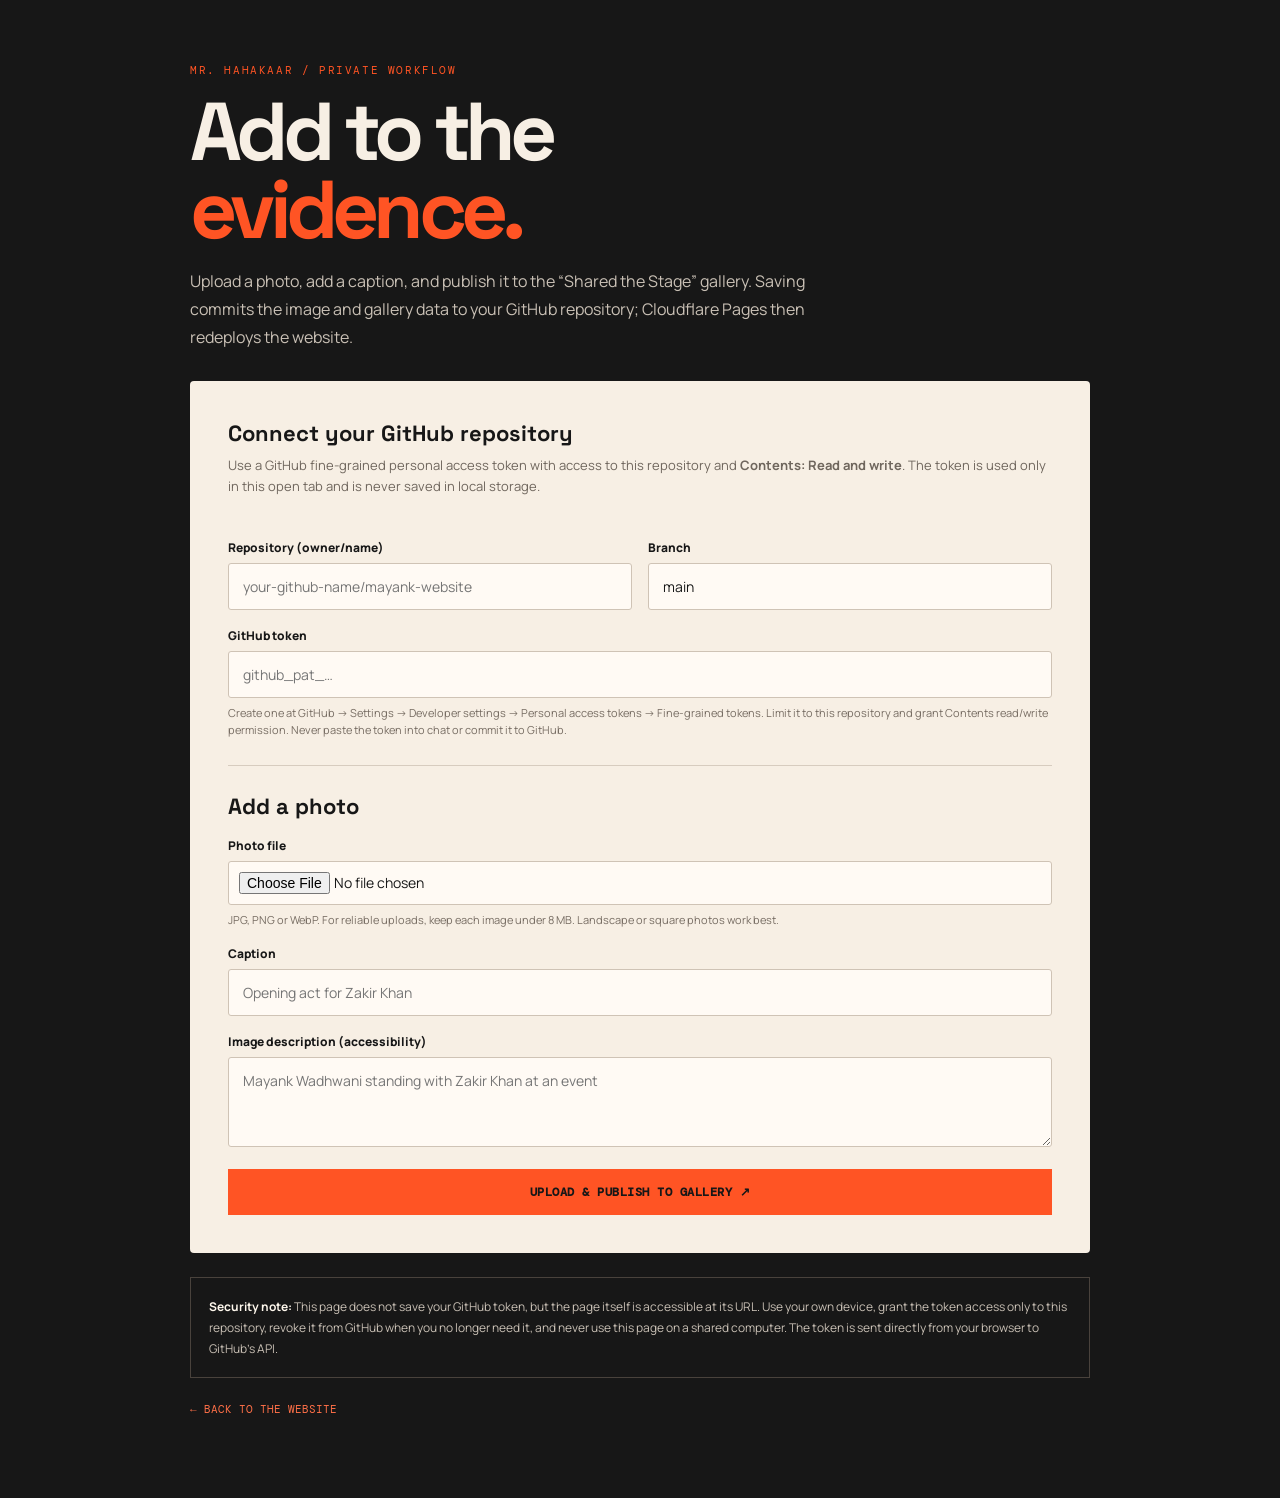
<file: admin.html>
<!doctype html>
<html lang="en">
<head>
  <meta charset="utf-8">
  <meta name="viewport" content="width=device-width, initial-scale=1">
  <meta name="robots" content="noindex, nofollow">
  <meta name="theme-color" content="#171717">
  <title>Gallery Admin — Mr. Hahakaar</title>
  <link rel="preconnect" href="https://fonts.googleapis.com">
  <link rel="preconnect" href="https://fonts.gstatic.com" crossorigin>
  <link href="https://fonts.googleapis.com/css2?family=DM+Mono:wght@400;500&family=Manrope:wght@400;500;600;700;800&family=Space+Grotesk:wght@400;500;600;700&display=swap" rel="stylesheet">
  <link rel="stylesheet" href="styles.css">
  <style>
    body.admin-page{min-height:100vh;background:#171717;color:#f7efe4;font-family:Manrope,Arial,sans-serif}
    .admin-wrap{width:min(900px,calc(100% - 36px));margin:0 auto;padding:52px 0 80px}
    .admin-kicker{font:11px 'DM Mono',monospace;letter-spacing:1.6px;color:#ff5424;text-transform:uppercase}
    .admin-title{font:700 clamp(44px,8vw,82px)/.95 'Space Grotesk',sans-serif;letter-spacing:-.07em;margin:16px 0 18px}
    .admin-title span{color:#ff5424}
    .admin-intro{max-width:650px;color:#c9c0b5;line-height:1.75;font-size:16px}
    .admin-card{margin-top:30px;background:#f7efe4;color:#171717;padding:clamp(20px,4vw,38px);border-radius:4px}
    .admin-card h2{font:700 22px 'Space Grotesk',sans-serif;margin:0 0 8px}
    .admin-card>p{font-size:13px;line-height:1.65;color:#6f665d;margin:0 0 24px}
    .admin-form label{display:block;font-size:12px;font-weight:800;margin:17px 0 7px}
    .admin-form input,.admin-form textarea{display:block;width:100%;border:1px solid #cfc3b5;background:#fffaf4;color:#171717;border-radius:3px;padding:13px 14px;font:14px Manrope,Arial,sans-serif}
    .admin-form input[type=file]{padding:10px}
    .admin-form textarea{min-height:90px;resize:vertical}
    .admin-two{display:grid;grid-template-columns:1fr 1fr;gap:16px}
    .admin-hint{font-size:11px;color:#776d63;line-height:1.6;margin-top:6px}
    .admin-button{border:0;background:#ff5424;color:#171717;padding:15px 19px;font:700 12px 'DM Mono',monospace;letter-spacing:.5px;text-transform:uppercase;cursor:pointer;margin-top:22px;width:100%}
    .admin-button:disabled{opacity:.55;cursor:wait}
    .admin-status{padding:14px;margin-top:18px;background:#eee2d5;color:#171717;font-size:13px;line-height:1.6;display:none;overflow-wrap:anywhere}
    .admin-status.show{display:block}.admin-status.error{border-left:4px solid #c33220}.admin-status.success{border-left:4px solid #27764b}
    .admin-security{margin-top:24px;border:1px solid #49423c;padding:18px;color:#c9c0b5;font-size:12px;line-height:1.75}
    .admin-security strong{color:#fff8ed}
    .admin-back{display:inline-block;margin-top:24px;color:#ff7048;font:11px 'DM Mono',monospace;text-transform:uppercase}
    @media(max-width:600px){.admin-wrap{padding-top:32px}.admin-two{grid-template-columns:1fr}.admin-intro{font-size:14px}}
  </style>
</head>
<body class="admin-page">
  <main class="admin-wrap">
    <p class="admin-kicker">MR. HAHAKAAR / PRIVATE WORKFLOW</p>
    <h1 class="admin-title">Add to the<br><span>evidence.</span></h1>
    <p class="admin-intro">Upload a photo, add a caption, and publish it to the “Shared the Stage” gallery. Saving commits the image and gallery data to your GitHub repository; Cloudflare Pages then redeploys the website.</p>

    <section class="admin-card" aria-labelledby="setup-title">
      <h2 id="setup-title">Connect your GitHub repository</h2>
      <p>Use a GitHub fine-grained personal access token with access to this repository and <strong>Contents: Read and write</strong>. The token is used only in this open tab and is never saved in local storage.</p>
      <form id="gallery-admin-form" class="admin-form">
        <div class="admin-two">
          <div>
            <label for="repo">Repository (owner/name)</label>
            <input id="repo" name="repo" placeholder="your-github-name/mayank-website" autocomplete="off" required pattern="[^/\s]+/[^/\s]+">
          </div>
          <div>
            <label for="branch">Branch</label>
            <input id="branch" name="branch" value="main" required>
          </div>
        </div>
        <label for="token">GitHub token</label>
        <input id="token" name="token" type="password" autocomplete="off" placeholder="github_pat_…" required>
        <p class="admin-hint">Create one at GitHub → Settings → Developer settings → Personal access tokens → Fine-grained tokens. Limit it to this repository and grant Contents read/write permission. Never paste the token into chat or commit it to GitHub.</p>

        <hr style="border:0;border-top:1px solid #d7ccbf;margin:26px 0">
        <h2>Add a photo</h2>
        <label for="photo">Photo file</label>
        <input id="photo" name="photo" type="file" accept="image/jpeg,image/png,image/webp" required>
        <p class="admin-hint">JPG, PNG or WebP. For reliable uploads, keep each image under 8 MB. Landscape or square photos work best.</p>
        <label for="caption">Caption</label>
        <input id="caption" name="caption" maxlength="140" placeholder="Opening act for Zakir Khan" required>
        <label for="alt">Image description (accessibility)</label>
        <textarea id="alt" name="alt" maxlength="220" placeholder="Mayank Wadhwani standing with Zakir Khan at an event"></textarea>
        <button class="admin-button" id="publish-button" type="submit">Upload & publish to gallery ↗</button>
        <div id="admin-status" class="admin-status" role="status" aria-live="polite"></div>
      </form>
    </section>

    <div class="admin-security"><strong>Security note:</strong> This page does not save your GitHub token, but the page itself is accessible at its URL. Use your own device, grant the token access only to this repository, revoke it from GitHub when you no longer need it, and never use this page on a shared computer. The token is sent directly from your browser to GitHub's API.</div>
    <a class="admin-back" href="index.html">← Back to the website</a>
  </main>
  <script src="admin.js" defer></script>
</body>
</html>
</file>
<file: styles.css>
@import url('https://fonts.googleapis.com/css2?family=DM+Mono:wght@400;500&family=Manrope:wght@400;500;600;700;800&family=Space+Grotesk:wght@400;500;600;700&display=swap');
:root{--ink:#171717;--paper:#fff8ed;--orange:#ff5a1f;--yellow:#ffb52e;--red:#d92d20;--muted:#aaa49b;--line:rgba(255,248,237,.18);--display:"Space Grotesk",sans-serif;--body:"Manrope",sans-serif;--mono:"DM Mono",monospace}
*{box-sizing:border-box}html{scroll-behavior:smooth;scroll-padding-top:92px}body{margin:0;background:var(--ink);color:var(--paper);font-family:var(--body);overflow-x:hidden}body.menu-open{overflow:hidden}a{color:inherit;text-decoration:none}button,input,select,textarea{font:inherit}button,a{-webkit-tap-highlight-color:transparent}button{color:inherit}.noise{position:fixed;inset:0;pointer-events:none;z-index:20;opacity:.035;background-image:url("data:image/svg+xml,%3Csvg viewBox='0 0 180 180' xmlns='http://www.w3.org/2000/svg'%3E%3Cfilter id='n'%3E%3CfeTurbulence type='fractalNoise' baseFrequency='.9' numOctaves='3' stitchTiles='stitch'/%3E%3C/filter%3E%3Crect width='100%25' height='100%25' filter='url(%23n)' opacity='.65'/%3E%3C/svg%3E")}.cursor-glow{position:fixed;z-index:50;pointer-events:none;width:22px;height:22px;left:-50px;top:-50px;border-radius:50%;background:radial-gradient(circle,var(--yellow),var(--orange) 40%,transparent 72%);filter:blur(2px);mix-blend-mode:screen;opacity:.9;transform:translate(-50%,-50%)}.cursor-dot{position:fixed;z-index:51;pointer-events:none;left:-50px;top:-50px;font-size:16px;color:var(--yellow);text-shadow:0 0 10px var(--orange);transform:translate(-50%,-50%)}.section-shell{width:min(1240px,calc(100% - 80px));margin-inline:auto}.site-header{height:88px;display:flex;align-items:center;justify-content:space-between;padding:0 40px;border-bottom:1px solid var(--line);position:sticky;top:0;z-index:30;background:rgba(23,23,23,.9);backdrop-filter:blur(16px)}.wordmark{display:flex;gap:10px;align-items:center}.wordmark-icon{font:700 25px var(--display);letter-spacing:-2px}.wordmark-icon span,.footer-logo span{color:var(--orange)}.wordmark-text{font:500 9px/1.2 var(--mono);letter-spacing:1.2px}.main-nav{display:flex;gap:32px}.main-nav a{font:11px var(--mono);text-transform:uppercase;color:#d7d0c5;transition:color .2s}.main-nav a:hover{color:var(--orange)}.header-cta{font:500 10px var(--mono);letter-spacing:.5px;padding:13px 16px;border:1px solid var(--orange);transition:background .2s,color .2s}.header-cta:hover{background:var(--orange);color:#171717}.header-cta span{margin-left:15px;color:var(--orange)}.header-cta:hover span{color:inherit}.menu-toggle{display:none;background:none;border:0}.hero{padding-top:36px;position:relative}.hero-topline,.section-index{display:flex;justify-content:space-between;align-items:center;font:10px var(--mono);letter-spacing:1px;color:#aaa49b}.eyebrow{font:10px var(--mono);letter-spacing:1.5px}.live-dot{display:inline-block;width:7px;height:7px;border-radius:50%;background:var(--orange);margin-right:9px;box-shadow:0 0 12px var(--orange)}.hero-location span{color:var(--orange);margin-left:10px}.hero-content{min-height:590px;display:grid;grid-template-columns:1.12fr .88fr;align-items:center;gap:20px;padding:50px 0 48px}.tiny-label{font:10px var(--mono);letter-spacing:1.5px;color:var(--orange);margin-bottom:22px}.hero-title{font:700 clamp(68px,10vw,150px)/.79 var(--display);letter-spacing:-.095em;margin:0;position:relative;z-index:2}.hero-title>span{color:var(--orange)}.title-spark{font-size:.24em;font-style:normal;color:var(--yellow);vertical-align:top;display:inline-block;transform:translate(8px,-12px);animation:spin 14s linear infinite}.hero-bottom{margin-top:42px;display:flex;align-items:flex-end;gap:35px}.hero-description{max-width:240px;font-size:14px;line-height:1.65;color:#d0c9bf;margin:0}.hero-actions{display:flex;flex-direction:column;gap:20px;align-items:flex-start}.button{display:inline-flex;align-items:center;justify-content:space-between;gap:24px;border:0;padding:17px 19px;font:600 10px var(--mono);letter-spacing:.5px;cursor:pointer;transition:transform .25s,background .25s,color .25s}.button span{font-size:15px}.button-hot{background:var(--orange);color:#171717}.button-hot:hover{background:var(--yellow);transform:translateY(-3px)}.text-link{font:10px var(--mono);letter-spacing:.4px;display:flex;align-items:center;gap:9px;color:#e7dfd4}.play-icon{font-size:9px;color:var(--orange);border:1px solid var(--orange);border-radius:50%;width:24px;height:24px;display:grid;place-items:center;padding-left:2px}.hero-art{height:440px;position:relative;overflow:hidden;background:radial-gradient(ellipse at 51% 30%,rgba(255,90,31,.15),transparent 40%),linear-gradient(145deg,#27221e,#161616 70%);border:1px solid #39312b}.stage-halo{position:absolute;width:70%;height:115%;top:-38%;left:15%;background:linear-gradient(180deg,rgba(255,181,46,.22),rgba(255,90,31,.02) 66%,transparent);clip-path:polygon(38% 0,62% 0,100% 100%,0 100%);filter:blur(8px)}.stage-ring{position:absolute;border:1px solid rgba(255,181,46,.28);border-radius:50%;width:68%;aspect-ratio:1;left:16%;top:15%;transform:rotate(-23deg)}.ring-two{width:83%;left:8%;top:9%;border-color:rgba(255,90,31,.18);transform:rotate(22deg)}.stage-floor{position:absolute;bottom:16%;left:9%;width:82%;height:1px;background:linear-gradient(90deg,transparent,var(--orange),transparent);box-shadow:0 0 35px 8px rgba(255,90,31,.12)}.mic-illustration{position:absolute;left:50%;top:28%;width:70px;height:210px;transform:translateX(-50%)}.mic-head{position:absolute;top:0;left:18px;width:34px;height:63px;border-radius:18px;background:linear-gradient(90deg,#6c6358,#f5d9a5 45%,#6a5440);border:2px solid #f1c982;box-shadow:0 0 24px rgba(255,181,46,.3)}.mic-head:before{content:"";position:absolute;inset:8px 5px;border-radius:12px;border:1px solid rgba(23,23,23,.5);background:repeating-linear-gradient(0deg,transparent 0 4px,rgba(23,23,23,.5) 4px 5px)}.mic-body{position:absolute;left:31px;top:60px;width:8px;height:23px;background:#d7a75f}.mic-stand{position:absolute;top:82px;left:34px;width:2px;height:113px;background:linear-gradient(90deg,#706153,#f3c77d,#5b4d40)}.mic-base{position:absolute;top:192px;left:13px;width:44px;height:4px;background:#e3b96e;transform:rotate(-10deg);border-radius:50%}.hero-sticker{position:absolute;font:10px/1.5 var(--mono);letter-spacing:.5px;padding:12px 13px;background:var(--yellow);color:#171717;transform:rotate(-7deg)}.sticker-top{top:18%;right:8%}.sticker-bottom{bottom:19%;left:7%;background:var(--orange);transform:rotate(6deg)}.asterisk-note{position:absolute;bottom:8%;right:7%;font:9px var(--mono);color:#aaa49b}.hero-ticker{overflow:hidden;border-block:1px solid var(--line);margin-bottom:0;padding:17px 0}.ticker-track{display:flex;align-items:center;justify-content:space-around;gap:30px;min-width:850px;animation:ticker 28s linear infinite;font:11px var(--mono);letter-spacing:2px}.ticker-track b{color:var(--orange);font-size:18px}.intro-section{padding-top:120px;padding-bottom:135px;position:relative}.section-index{padding-bottom:26px;border-bottom:1px solid var(--line)}.intro-grid{display:grid;grid-template-columns:1fr .7fr;gap:12%;padding-top:54px}.section-heading{font:600 clamp(42px,6vw,82px)/.98 var(--display);letter-spacing:-.07em;margin:0}.section-heading span{color:var(--orange)}.intro-copy{padding-top:8px;max-width:460px}.intro-copy p{font-size:14px;line-height:1.85;color:#c8c0b6}.intro-copy .lead{font-size:19px;line-height:1.5;color:var(--paper);font-weight:700}.intro-copy .small-note{font-size:11px;color:#8f887f;border-left:2px solid var(--orange);padding-left:14px;margin-top:28px}.underline-link{display:inline-block;font:11px var(--mono);margin-top:18px;border-bottom:1px solid #66584c;padding-bottom:10px}.underline-link span{color:var(--orange)}.scribble{position:absolute;right:6%;bottom:45px;font:700 26px/.9 var(--display);color:var(--yellow);transform:rotate(-9deg)}.scribble span{font-size:18px}.watch-section{background:var(--paper);color:var(--ink);padding:100px 0 110px}.watch-section .section-index,.gallery-section .section-index{color:#69635d;border-color:#d9d0c3}.section-title-row{display:flex;justify-content:space-between;align-items:flex-end;gap:30px;padding:48px 0 35px}.section-title-row .section-heading span{color:var(--orange)}.section-title-row>p{max-width:260px;font-size:12px;line-height:1.8;color:#70685f;margin:0 0 7px}.video-feature{background:#171717;padding:12px}.video-screen{height:clamp(260px,48vw,610px);position:relative;background:radial-gradient(ellipse at 50% 35%,#4d2618,#171717 60%);overflow:hidden}.video-screen video{width:100%;height:100%;object-fit:cover;position:relative;z-index:1}.video-empty-overlay{position:absolute;inset:0;display:flex;flex-direction:column;align-items:center;justify-content:center;text-align:center;z-index:2;pointer-events:none;background:radial-gradient(ellipse at center,rgba(255,90,31,.13),transparent 45%)}.play-large{width:68px;height:68px;border-radius:50%;border:1px solid var(--orange);color:var(--yellow);display:grid;place-items:center;padding-left:4px;margin-bottom:20px;font-size:18px;box-shadow:0 0 50px rgba(255,90,31,.15)}.video-empty-overlay p{font:11px var(--mono);letter-spacing:1.5px}.video-empty-overlay span{font-size:10px;color:#b7ada2}.video-screen.has-video .video-empty-overlay{display:none}.video-caption{display:flex;justify-content:space-between;color:#b8aea2;font:9px var(--mono);letter-spacing:1px;padding:16px 4px 6px}.video-note{display:flex;gap:17px;align-items:flex-start;margin-top:26px;max-width:550px}.note-star{color:var(--orange);font-size:22px}.video-note p{font-size:11px;line-height:1.8;color:#5f5952;margin:0}.video-note code{background:#e8dfd2;padding:2px 4px}.gallery-section{padding-top:110px;padding-bottom:130px;color:var(--ink);background:var(--paper)}.gallery-section .section-title-row{padding-top:50px}.gallery-filters{display:flex;gap:9px;flex-wrap:wrap;margin:5px 0 25px}.filter-button{background:transparent;border:1px solid #cfc5b8;color:#645d55;padding:10px 13px;font:9px var(--mono);letter-spacing:.5px;cursor:pointer;transition:all .2s}.filter-button:hover,.filter-button.active{background:var(--ink);border-color:var(--ink);color:var(--paper)}.gallery-grid{display:grid;grid-template-columns:1.15fr 1fr 1fr;grid-auto-rows:245px;gap:13px}.gallery-card{position:relative;border:0;padding:0;background:#e8ded0;overflow:hidden;cursor:pointer;text-align:left;min-width:0}.gallery-card-large{grid-row:span 2}.gallery-card img{width:100%;height:100%;object-fit:cover;display:block;transition:transform .5s cubic-bezier(.2,.7,.2,1),filter .4s}.gallery-card:hover img{transform:scale(1.045);filter:brightness(.72)}.gallery-overlay{position:absolute;inset:0;display:flex;align-items:flex-end;justify-content:space-between;padding:17px;color:white;opacity:0;transition:opacity .3s;background:linear-gradient(transparent,rgba(0,0,0,.45))}.gallery-card:hover .gallery-overlay,.gallery-card:focus-visible .gallery-overlay{opacity:1}.gallery-overlay b{font:11px var(--mono)}.gallery-overlay span{font:9px var(--mono);letter-spacing:1px}.gallery-footnote{font-size:10px;color:#82786d;margin-top:18px}.booking-section{background:var(--orange);color:var(--ink);padding:100px 0 115px}.booking-section .section-index{border-color:rgba(23,23,23,.25);color:#512214}.booking-heading-wrap{display:flex;justify-content:space-between;align-items:flex-end;padding:52px 0 44px}.booking-heading{font:700 clamp(48px,8vw,108px)/.83 var(--display);letter-spacing:-.09em;margin:0}.booking-heading span{color:var(--paper)}.booking-aside{font-size:12px;line-height:1.6;max-width:200px;margin:0 0 6px}.booking-grid{display:grid;grid-template-columns:repeat(4,1fr);gap:12px}.booking-card{position:relative;min-height:260px;padding:22px 18px;background:rgba(255,248,237,.15);border:1px solid rgba(23,23,23,.25);transition:background .3s,transform .3s;display:flex;flex-direction:column}.booking-card:hover{background:var(--paper);transform:translateY(-6px)}.booking-number{font:10px var(--mono);opacity:.7}.booking-card h3{font:600 27px/.98 var(--display);letter-spacing:-1.5px;margin:36px 0 16px}.booking-card p{font-size:10px;line-height:1.7;max-width:230px;margin-top:auto}.card-arrow{position:absolute;right:18px;top:18px;font-size:19px}.contact-section{padding-top:110px;padding-bottom:120px}.contact-layout{display:grid;grid-template-columns:.9fr 1.1fr;gap:10%;padding-top:55px}.contact-heading{font:700 clamp(48px,7vw,88px)/.84 var(--display);letter-spacing:-.085em;margin:24px 0}.contact-heading span{color:var(--orange)}.contact-copy>p:not(.eyebrow){max-width:350px;font-size:13px;line-height:1.8;color:#b9b0a5}.contact-email{display:flex;justify-content:space-between;gap:10px;border-bottom:1px solid var(--line);padding:20px 0;margin:28px 0 24px;font-size:12px;max-width:390px}.contact-email span{color:var(--orange)}.booking-form{background:#f7efe4;color:var(--ink);padding:32px clamp(20px,4vw,44px)}.form-heading{font:11px var(--mono);letter-spacing:1.2px;border-bottom:1px solid #d6cbbd;padding-bottom:17px;margin:0 0 22px}.booking-form label{display:block;font-size:10px;font-weight:700;margin-bottom:17px}.booking-form input,.booking-form select,.booking-form textarea{display:block;width:100%;margin-top:8px;background:transparent;border:0;border-bottom:1px solid #c9bdae;border-radius:0;padding:11px 0;color:var(--ink);outline:none;font-size:12px;resize:vertical}.booking-form input:focus,.booking-form select:focus,.booking-form textarea:focus{border-color:var(--orange)}.booking-form input::placeholder,.booking-form textarea::placeholder{color:#958b80}.form-row{display:grid;grid-template-columns:1fr 1fr;gap:20px}.button-dark{width:100%;background:var(--ink);color:var(--paper);margin-top:8px}.button-dark:hover{background:var(--orange);color:var(--ink)}.form-disclaimer{font-size:9px;line-height:1.6;color:#746b61}.form-status{font-size:11px;color:#6e2a0e}.site-footer{padding:35px 40px 22px;background:#100f0e;border-top:1px solid var(--line)}.footer-top{display:flex;justify-content:space-between;align-items:center;padding-bottom:35px}.footer-logo{font:700 35px var(--display);letter-spacing:-3px}.footer-logo span{font-size:20px}.footer-top p{font-size:11px;line-height:1.6;color:#a69c90}.back-top{font:10px var(--mono);color:var(--orange)}.footer-bottom{display:flex;justify-content:space-between;gap:15px;border-top:1px solid var(--line);padding-top:18px;font:9px var(--mono);letter-spacing:.4px;color:#8e857b}.footer-bottom a{color:var(--orange)}.lightbox{position:fixed;inset:0;background:rgba(10,10,10,.95);z-index:80;display:none;align-items:center;justify-content:center;padding:50px 70px}.lightbox.open{display:flex}.lightbox figure{margin:0;max-width:min(100%,1000px);max-height:85vh;text-align:center}.lightbox figure img{max-width:100%;max-height:78vh;object-fit:contain}.lightbox figcaption{font:11px var(--mono);color:#d6cabe;margin-top:12px}.lightbox button{position:absolute;background:none;border:1px solid #63584e;color:var(--paper);width:42px;height:42px;cursor:pointer;font-size:20px}.lightbox button:hover{background:var(--orange);color:var(--ink)}.lightbox-close{top:25px;right:25px}.lightbox-prev{left:20px;top:50%}.lightbox-next{right:20px;top:50%}.reveal{opacity:0;transform:translateY(18px);transition:opacity .75s ease,transform .75s cubic-bezier(.2,.7,.2,1)}.reveal.is-visible{opacity:1;transform:translateY(0)}.gallery-card[hidden]{display:none}@keyframes ticker{to{transform:translateX(-18%)}}@keyframes spin{to{transform:translate(8px,-12px) rotate(360deg)}}@media(hover:none),(pointer:coarse){.cursor-glow,.cursor-dot{display:none}}@media(max-width:900px){.section-shell{width:calc(100% - 48px)}.site-header{padding:0 24px}.main-nav{gap:16px}.hero-content{grid-template-columns:1fr .8fr;min-height:520px}.hero-title{font-size:clamp(60px,10vw,100px)}.hero-bottom{display:block}.hero-actions{margin-top:22px}.hero-art{height:380px}.intro-grid{gap:6%}.booking-grid{grid-template-columns:repeat(2,1fr)}.booking-card{min-height:230px}.contact-layout{gap:5%}.gallery-grid{grid-auto-rows:200px}.site-footer{padding-inline:24px}}@media(max-width:650px){html{scroll-padding-top:76px}.section-shell{width:calc(100% - 36px)}.site-header{height:72px;padding:0 18px}.header-cta{margin-left:auto;margin-right:18px;padding:11px 12px;font-size:9px}.menu-toggle{display:flex;position:absolute;right:18px;top:25px;width:24px;height:20px;flex-direction:column;justify-content:center;gap:6px;z-index:3}.menu-toggle span{height:1px;width:22px;background:var(--paper);transition:transform .2s}.menu-toggle[aria-expanded=true] span:first-child{transform:translateY(3.5px) rotate(45deg)}.menu-toggle[aria-expanded=true] span:last-child{transform:translateY(-3.5px) rotate(-45deg)}.main-nav{position:fixed;inset:72px 0 auto;background:#171717;padding:28px 22px 34px;display:flex;flex-direction:column;gap:24px;border-bottom:1px solid var(--line);transform:translateY(-150%);opacity:0;pointer-events:none;transition:transform .3s,opacity .3s}.main-nav.open{transform:translateY(0);opacity:1;pointer-events:auto}.main-nav a{font-size:13px}.hero{padding-top:25px}.hero-topline,.section-index{font-size:8px;letter-spacing:.5px}.hero-content{display:flex;flex-direction:column;align-items:stretch;gap:35px;padding:54px 0 30px;min-height:auto}.hero-title{font-size:clamp(65px,17vw,112px)}.hero-bottom{margin-top:30px;display:flex;align-items:flex-start;flex-direction:column;gap:23px}.hero-description{max-width:320px;font-size:13px}.hero-actions{margin-top:0;flex-direction:row;align-items:center;flex-wrap:wrap;gap:17px}.button{padding:15px 15px}.hero-art{height:340px;width:100%}.hero-sticker{font-size:8px;padding:9px}.sticker-top{right:5%}.sticker-bottom{left:5%}.intro-section{padding-top:75px;padding-bottom:100px}.intro-grid{grid-template-columns:1fr;gap:25px;padding-top:38px}.section-heading{font-size:clamp(45px,12vw,68px)}.intro-copy{padding-top:0}.scribble{font-size:21px;bottom:30px;right:9%}.watch-section,.gallery-section,.booking-section{padding:72px 0 78px}.section-title-row{display:block;padding:35px 0 27px}.section-title-row>p{margin-top:22px}.video-screen{height:300px}.video-caption{font-size:8px;gap:15px}.video-empty-overlay p{font-size:9px}.gallery-filters{gap:6px}.filter-button{font-size:8px;padding:9px}.gallery-grid{grid-template-columns:1fr 1fr;grid-auto-rows:170px;gap:9px}.gallery-card-large{grid-row:span 2}.gallery-overlay{opacity:1;padding:10px}.gallery-overlay span{font-size:7px}.booking-heading-wrap{display:block;padding:40px 0 28px}.booking-heading{font-size:clamp(48px,13vw,78px)}.booking-aside{margin-top:24px}.booking-grid{grid-template-columns:1fr 1fr;gap:8px}.booking-card{padding:16px 13px;min-height:220px}.booking-card h3{font-size:23px;margin-top:35px}.booking-card p{font-size:9px}.contact-section{padding-top:75px;padding-bottom:80px}.contact-layout{grid-template-columns:1fr;gap:40px;padding-top:38px}.contact-heading{font-size:clamp(50px,13vw,76px)}.booking-form{padding:25px 20px}.form-row{grid-template-columns:1fr;gap:0}.site-footer{padding:28px 18px 20px}.footer-top{align-items:flex-start;gap:14px;flex-wrap:wrap}.footer-top p{margin:8px 0}.back-top{margin-left:auto;margin-top:15px}.footer-bottom{flex-direction:column;font-size:8px;gap:12px}.lightbox{padding:50px 18px}.lightbox-prev{left:8px}.lightbox-next{right:8px}.lightbox figure img{max-height:70vh}}@media(prefers-reduced-motion:reduce){*,*::before,*::after{scroll-behavior:auto!important;animation-duration:.01ms!important;animation-iteration-count:1!important;transition-duration:.01ms!important}.reveal{opacity:1;transform:none}}

.ember{position:fixed;z-index:49;pointer-events:none;width:4px;height:4px;border-radius:50%;background:var(--yellow);box-shadow:0 0 9px 2px var(--orange);animation:ember-fade .65s ease-out forwards;transform:translate(-50%,-50%)}@keyframes ember-fade{0%{opacity:.9;transform:translate(-50%,-50%) scale(1)}100%{opacity:0;transform:translate(calc(-50% + var(--drift)),calc(-50% - 22px)) scale(.15)}}

/* Media-kit photography and Drive-backed comedy vault */
.hero-photo{background:#201a17;isolation:isolate}
.hero-photo>img{position:absolute;inset:0;width:100%;height:100%;object-fit:cover;object-position:56% center;filter:saturate(.92);transition:transform 1.2s cubic-bezier(.2,.7,.2,1)}
.hero-photo:hover>img{transform:scale(1.035)}
.photo-vignette{position:absolute;inset:0;background:linear-gradient(180deg,rgba(17,15,14,.08),rgba(17,15,14,.12) 42%,rgba(17,15,14,.65)),linear-gradient(90deg,rgba(17,15,14,.25),transparent 65%);pointer-events:none}
.hero-photo .hero-sticker{z-index:2;box-shadow:5px 5px 0 rgba(0,0,0,.25)}
.hero-photo .sticker-top{top:10%;right:6%;transform:rotate(6deg)}
.hero-photo .sticker-bottom{bottom:18%;left:6%;transform:rotate(-7deg)}
.photo-stamp{position:absolute;z-index:2;right:7%;bottom:9%;font:9px/1.55 var(--mono);letter-spacing:1px;color:var(--paper);border:1px solid rgba(255,248,237,.6);padding:10px 12px;transform:rotate(4deg)}
.drive-video-wrap{background:#171717;padding:12px}
.drive-video-wrap iframe{display:block;width:100%;height:clamp(340px,55vw,620px);border:0;background:#211d19}
.drive-video-fallback{display:flex;flex-direction:column;align-items:center;justify-content:center;gap:12px;text-align:center;padding:30px 18px;background:#211d19;border-top:1px solid #3d332b}
.drive-video-fallback .play-large{margin:0}
.drive-video-fallback p{font:11px var(--mono);letter-spacing:1.5px;margin:0}
.drive-video-fallback>span:not(.play-large){font-size:10px;color:#b7ada2}
.drive-video-fallback .button{margin-top:4px}
.video-note code{font-size:10px}
.gallery-card img{background:#d9c7b5}
@media(max-width:650px){
  .hero-photo{height:390px}
  .hero-photo>img{object-position:58% center}
  .hero-photo .sticker-top{top:7%;right:4%}
  .hero-photo .sticker-bottom{bottom:16%;left:4%}
  .photo-stamp{right:4%;bottom:6%;font-size:8px}
  .drive-video-wrap{padding:7px}
  .drive-video-wrap iframe{height:430px}
  .drive-video-fallback{padding:24px 12px}
}

/* Clean video-vault treatment: no raw Drive folder browser */
.video-feature{background:#171717;padding:12px}
.video-vault-card{position:relative;display:flex;min-height:clamp(330px,48vw,590px);overflow:hidden;isolation:isolate;color:var(--paper);background:#211d19}
.video-vault-card>img{position:absolute;inset:0;width:100%;height:100%;object-fit:cover;object-position:center 38%;filter:saturate(.82);transition:transform .7s cubic-bezier(.2,.7,.2,1),filter .4s;z-index:-2}
.video-vault-card:hover>img{transform:scale(1.035);filter:saturate(1.05)}
.video-vault-shade{position:absolute;inset:0;z-index:-1;background:linear-gradient(90deg,rgba(15,14,13,.84),rgba(15,14,13,.18) 72%),linear-gradient(0deg,rgba(15,14,13,.75),transparent 48%)}
.video-vault-kicker{position:absolute;left:clamp(22px,5vw,62px);top:clamp(22px,4vw,48px);font:10px var(--mono);letter-spacing:1.6px;color:#ffd28a}
.video-vault-play{position:absolute;left:50%;top:50%;transform:translate(-50%,-50%);width:82px;height:82px;display:grid;place-items:center;padding-left:5px;border:1px solid var(--orange);border-radius:50%;background:rgba(23,23,23,.48);color:var(--yellow);font-size:22px;box-shadow:0 0 55px rgba(255,90,31,.2);transition:background .25s,transform .25s}
.video-vault-card:hover .video-vault-play{background:var(--orange);color:var(--ink);transform:translate(-50%,-50%) scale(1.08)}
.video-vault-bottom{position:absolute;left:clamp(22px,5vw,62px);right:clamp(22px,5vw,62px);bottom:clamp(22px,4vw,48px);display:flex;align-items:flex-end;justify-content:space-between;gap:18px}
.video-vault-bottom strong{font:600 clamp(30px,5vw,66px)/.95 var(--display);letter-spacing:-.06em}
.video-vault-bottom>span{font:10px var(--mono);letter-spacing:1px;color:#ffd28a;white-space:nowrap}
@media(max-width:650px){.video-vault-card{min-height:360px}.video-vault-bottom{align-items:flex-start;flex-direction:column}.video-vault-bottom strong{font-size:40px}.video-vault-play{width:64px;height:64px}}

/* Tighten the handoff from the video feature into the photo gallery. */
.watch-section{padding-bottom:42px}
.gallery-section{padding-top:48px}
.gallery-section .section-title-row{padding-top:34px}
@media(max-width:650px){
  .watch-section{padding-bottom:34px}
  .gallery-section{padding-top:38px}
  .gallery-section .section-title-row{padding-top:30px}
}

/* Final spacing + typography pass for the video-to-gallery transition */
.watch-section{padding-bottom:18px !important}
.watch-section .video-feature{margin-bottom:0}
.gallery-section{padding-top:22px !important}
.gallery-section .section-index{margin-bottom:0}
.gallery-section .section-title-row{padding:22px 0 28px !important;align-items:end;gap:36px}
.gallery-section .section-heading{font-size:clamp(68px,7.4vw,104px);line-height:.88;letter-spacing:-.065em}
.gallery-section .section-title-row>p{max-width:330px;font-size:clamp(14px,1.1vw,16px);line-height:1.65}
.gallery-section .gallery-grid{margin-top:0}
@media(max-width:650px){
  .watch-section{padding-bottom:12px !important}
  .gallery-section{padding-top:18px !important}
  .gallery-section .section-title-row{padding:20px 0 22px !important;gap:14px}
  .gallery-section .section-heading{font-size:clamp(58px,14vw,78px);line-height:.9}
  .gallery-section .section-title-row>p{font-size:13px;max-width:300px}
}

/* Full-bleed gallery layout: remove the boxed-in side gutters and balance the heading. */
.gallery-section.section-shell{
  width:100%;
  max-width:none;
  margin-inline:0;
  padding:28px clamp(28px,5vw,88px) 72px !important;
  background:var(--paper);
  color:var(--ink);
}
.gallery-section .section-index{
  color:#776d62;
  padding-bottom:22px;
  border-bottom:1px solid rgba(23,23,23,.18);
}
.gallery-section .section-title-row{
  display:grid;
  grid-template-columns:minmax(0,1.1fr) minmax(260px,.6fr);
  align-items:end;
  gap:clamp(24px,5vw,80px);
  padding:28px 0 34px !important;
}
.gallery-section .section-heading{
  font-size:clamp(64px,8.5vw,132px);
  line-height:.84;
  letter-spacing:-.075em;
  margin:0;
}
.gallery-section .section-title-row>p{
  max-width:390px;
  justify-self:end;
  margin:0 0 8px;
  font-size:clamp(15px,1.25vw,19px);
  line-height:1.7;
  color:#655b51;
}
.gallery-section .gallery-grid{
  width:100%;
  grid-template-columns:repeat(3,minmax(0,1fr));
  grid-auto-rows:clamp(220px,24vw,360px);
  gap:14px;
  margin-top:0;
}
.gallery-section .gallery-card-large{grid-row:span 1;}
@media(max-width:900px){
  .gallery-section.section-shell{padding:24px 24px 56px !important;}
  .gallery-section .section-heading{font-size:clamp(60px,9vw,94px);}
  .gallery-section .gallery-grid{grid-auto-rows:230px;gap:10px;}
}
@media(max-width:650px){
  .gallery-section.section-shell{padding:22px 18px 44px !important;}
  .gallery-section .section-index{gap:14px;align-items:flex-start;font-size:8px;}
  .gallery-section .section-index span:last-child{text-align:right;}
  .gallery-section .section-title-row{grid-template-columns:1fr;gap:16px;padding:24px 0 24px !important;}
  .gallery-section .section-heading{font-size:clamp(58px,15vw,86px);line-height:.88;}
  .gallery-section .section-title-row>p{justify-self:start;font-size:14px;max-width:320px;margin:0;}
  .gallery-section .gallery-grid{grid-template-columns:repeat(2,minmax(0,1fr));grid-auto-rows:160px;gap:8px;}
}

/* Readability pass: larger supporting copy throughout the site. */
.hero-description{font-size:18px;line-height:1.7;max-width:340px}
.intro-copy p{font-size:17px;line-height:1.8}
.intro-copy .lead{font-size:22px;line-height:1.5}
.intro-copy .small-note{font-size:14px;line-height:1.7}
.text-link{font-size:12px}
.eyebrow,.tiny-label{font-size:12px}
.booking-card p{font-size:14px;line-height:1.75;max-width:290px}
.booking-card h3{font-size:clamp(27px,2vw,34px)}
.contact-copy>p:not(.eyebrow){font-size:17px;line-height:1.8;max-width:440px}
.contact-email{font-size:16px}
.booking-form label{font-size:13px}
.booking-form input,.booking-form select,.booking-form textarea{font-size:15px}
.form-disclaimer{font-size:12px;line-height:1.7}
.form-status{font-size:13px}
.footer-top p{font-size:14px;line-height:1.7}
.footer-bottom{font-size:11px;line-height:1.6}
.underline-link{font-size:12px}
@media(max-width:900px){
  .hero-description{font-size:17px}
  .booking-card p{font-size:14px}
  .contact-copy>p:not(.eyebrow){font-size:16px}
}
@media(max-width:650px){
  .hero-description{font-size:16px;line-height:1.7}
  .intro-copy p{font-size:16px;line-height:1.75}
  .intro-copy .lead{font-size:20px}
  .intro-copy .small-note{font-size:13px}
  .text-link{font-size:11px}
  .eyebrow,.tiny-label{font-size:11px}
  .booking-card p{font-size:13px;line-height:1.65}
  .booking-card h3{font-size:clamp(22px,6vw,27px)}
  .contact-copy>p:not(.eyebrow){font-size:16px}
  .contact-email{font-size:15px}
  .booking-form label{font-size:13px}
  .booking-form input,.booking-form select,.booking-form textarea{font-size:15px}
  .footer-top p{font-size:13px}
  .footer-bottom{font-size:10px}
}

/* Mr. Hahakaar identity + social links */
.wordmark-logo{display:block;width:142px;height:auto;max-height:48px;object-fit:contain;object-position:left center}.header-socials{display:flex;align-items:center;gap:14px}.header-socials a,.footer-socials a{font:500 10px var(--mono);letter-spacing:.7px;color:#d7d0c5;transition:color .2s}.header-socials a:hover,.footer-socials a:hover{color:var(--orange)}.footer-logo{display:flex;align-items:center}.footer-logo img{display:block;width:178px;height:auto}.footer-socials{display:flex;align-items:center;gap:18px}.booking-aside{max-width:330px;line-height:1.7}
@media(max-width:900px){.wordmark-logo{width:125px}.header-socials{gap:9px}.header-socials a{font-size:9px}.footer-socials{flex-wrap:wrap}}
@media(max-width:650px){.wordmark-logo{width:116px;max-height:40px}.header-socials{display:none}.footer-logo img{width:150px}.footer-socials{width:100%;justify-content:space-between;gap:10px}.footer-socials a{font-size:8px}.hero-photo>img{object-position:50% center}}

/* Final brand touch-ups: equal-size Mr. Hahakaar wordmark and social icons */
.wordmark{gap:0;flex:0 0 auto}
.wordmark-logo{width:220px;height:auto;max-height:none;object-fit:contain}
.wordmark-text{display:none}
.header-socials a{display:grid;place-items:center;width:34px;height:34px;border:1px solid rgba(255,248,237,.2);border-radius:50%;color:#f7efe4}
.header-socials a svg{width:17px;height:17px;display:block}
.header-socials a:hover{background:var(--orange);border-color:var(--orange);color:var(--ink)}
.footer-logo img{width:220px;height:auto}
.footer-socials .social-icon-link{display:inline-flex;align-items:center;gap:8px}
.footer-socials .social-icon-link svg{display:block;width:18px;height:18px}
@media(max-width:900px){.wordmark-logo{width:190px}.footer-logo img{width:190px}}
@media(max-width:650px){
  .wordmark-logo{width:166px;max-height:none}
  .site-header{gap:10px}
  .header-socials{display:flex;gap:7px;margin-left:auto;margin-right:44px}
  .header-socials a{width:29px;height:29px}
  .header-socials a svg{width:15px;height:15px}
  .header-cta{display:none}
  .menu-toggle{right:16px}
  .footer-logo img{width:178px}
  .footer-socials .social-icon-link span{font-size:8px}
}


/* Shared-stage / collaborators gallery */
.collabs-section{background:#101010;color:var(--paper);padding:94px 0 108px;border-top:1px solid #282421;border-bottom:1px solid #282421}
.collabs-section .section-index{border-color:#37312c;color:#aaa49b}
.collabs-section .section-title-row{padding:48px 0 36px;align-items:flex-end}
.collabs-section .section-title-row>p{max-width:340px;font-size:clamp(14px,1.1vw,16px);line-height:1.7;color:#c4bbb0}
.collabs-grid{display:grid;grid-template-columns:repeat(3,minmax(0,1fr));gap:30px 20px}
.collab-card{position:relative;display:flex;flex-direction:column;align-items:stretch;text-align:left;padding:0;border:0;background:#191817;color:var(--paper);cursor:pointer;overflow:hidden;min-width:0}
.collab-card img{display:block;width:100%;aspect-ratio:1.18/1;object-fit:cover;transition:transform .55s cubic-bezier(.2,.7,.2,1),filter .35s;filter:saturate(.88)}
.collab-card:hover img,.collab-card:focus-visible img{transform:scale(1.035);filter:saturate(1.08)}
.collab-overlay{position:absolute;inset:0 0 auto;display:flex;justify-content:space-between;align-items:center;padding:13px 14px;background:linear-gradient(#0009,transparent);font:10px var(--mono);letter-spacing:.7px;opacity:0;transition:opacity .25s}
.collab-card:hover .collab-overlay,.collab-card:focus-visible .collab-overlay{opacity:1}
.collab-overlay b{color:var(--yellow);font-weight:500}
.collab-caption{display:block;padding:17px 17px 19px;font-size:13px;line-height:1.55;color:#bdb4aa;min-height:76px}
.collab-caption strong{display:block;font-size:19px;line-height:1.2;color:var(--paper);font-weight:700;margin-top:3px;letter-spacing:-.4px}
.collab-card:focus-visible{outline:2px solid var(--orange);outline-offset:4px}
@media(max-width:900px){.collabs-grid{grid-template-columns:repeat(2,minmax(0,1fr));gap:22px 14px}.collabs-section{padding:78px 0 88px}}
@media(max-width:650px){.collabs-section{padding:68px 0 74px}.collabs-section .section-title-row{display:block;padding:32px 0 25px}.collabs-section .section-title-row>p{margin-top:18px;font-size:13px}.collabs-grid{grid-template-columns:repeat(2,minmax(0,1fr));gap:16px 10px}.collab-card img{aspect-ratio:.88/1}.collab-caption{padding:12px 10px 14px;font-size:11px;min-height:75px}.collab-caption strong{font-size:15px}.collab-overlay{opacity:1;padding:8px;font-size:8px}}
@media(prefers-reduced-motion:reduce){.collab-card img{transition:none}}

/* Shared the Stage: data-driven gallery helper text */
.collabs-loading{grid-column:1/-1;color:#b9b0a5;font-size:16px;line-height:1.7;padding:24px 0}
</file>
